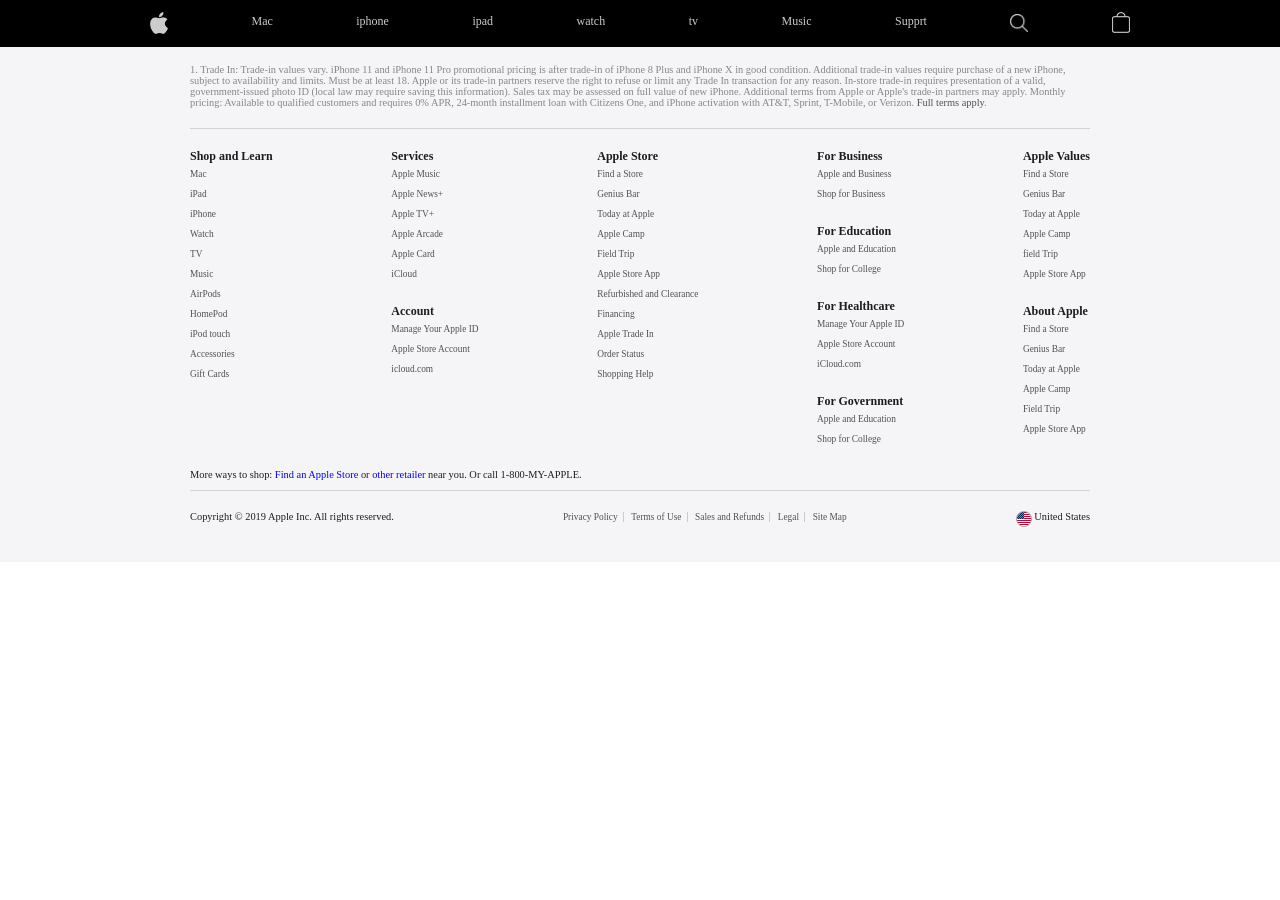
<file: Apple website/index.html>
<!doctype html>
<html lang="en">
  <head>
    <meta charset="UTF-8" />
    <meta name="viewport" content="width=device-width, initial-scale=1.0" />
    <title>Apple Website</title>
    <link rel="stylesheet" href="./CSS/styles.css" />
  </head>
  <body>
    <div class="outer-wrapper">
      <header class="header-wrapper">
        <div class="internal-wrapper">
          <div class="header-links-wrapper">
            <ul>
              <li class="logo-link">
                <a href="/"><img src="./images/icons/logo.png" alt="" /></a>
              </li>
              <li><a href="/mac">Mac</a></li>
              <li><a href="#">iphone</a></li>
              <li><a href="#">ipad</a></li>
              <li><a href="#">watch</a></li>
              <li><a href="#">tv</a></li>
              <li><a href="#">Music</a></li>
              <li><a href="#">Supprt</a></li>
              <li class="search-link">
                <a href="/search"
                  ><img src="./images/icons/search-icon.png" alt=""
                /></a>
              </li>
              <li class="cart-link">
                <a href="/cart"><img src="./images/icons/cart.png" alt="" /></a>
              </li>
            </ul>
          </div>

          <!-- <div id="logo-wrapper">
            - Display logo image here - Linked to the home page
          </div>

          <div class="links-wrapper">
            - Display alist of links here - Links them to the proper page
          </div>

          <div class="sreach-wrapper">
            - Display search icon image here - Link to the search page
          </div>

          <div class="cart-wrapper">
            - Display cart image here - Link to the cart page
          </div> -->
        </div>
      </header>

      <!-- <section class="main-highlight-wrapper">
        <div class="internal-wrapper">
          <div class="model"></div>

          <div class="product-title"></div>

          <div class="brief-description"></div>

          <div class="links-wrapper">
            - List of links - Linked to proper area
          </div>

          <div class="main-image-wrapper">- Display image</div>
        </div>
      </section>

      <section class="second-hightlight-wrapper">
        <div class="internal-wrapper">
          <div class="title-wraper"></div>

          <div class="description-wrapper"></div>

          <div class="price-wrapper"></div>

          <div class="main-image-wrapper">- Display image</div>
        </div>
      </section>

      <section class="third-highlight-wrapper">
        <div class="internal-wrapper">
          <div class="title-wraper"></div>

          <div class="description-wrapper"></div>

          <div class="price-wrapper"></div>

          <div class="main-image-wrapper">- Display image</div>
        </div>
      </section>

      <section class="fourth-heghlight-wrapper">
        <div class="left-side-wrapper">
          <div class="top-logo-wrapper">
            <div class="logo-wrapper"></div>

            <div class="series-wrapper"></div>
          </div>

          <div class="description-wraper"></div>

          <div class="Links-wrapper">- list of links</div>

          <div class="product-image-wrapper"></div>
        </div>
      </section>

      <section class="fifth-heghlight-wrapper">
        <div class="left-side-wrapper">
          <div class="top-logo-wrapper">
            <div class="logo-wrapper"></div>

            <div class="series-wrapper"></div>
          </div>

          <div class="description-wraper"></div>

          <div class="links-wrapper">- list of links</div>

          <div class="product-image-wrapper"></div>
        </div>

        <div class="right-side-wrapper">
          <div class="top-logo-wrapper">
            <div class="logo-wrapper"></div>

            <div class="series-wrapper"></div>
          </div>

          <div class="description-wraper"></div>

          <div class="links-wrapper">- list of links</div>

          <div class="product-image-wrapper"></div>
        </div>
      </section>

      <section class="sixth-heghlight-wrapper">
        <div class="left-side-wrapper">
          <div class="top-logo-wrapper">
            <div class="logo-wrapper"></div>

            <div class="series-wrapper"></div>
          </div>

          <div class="description-wraper"></div>

          <div class="links-wrapper">- list of links</div>

          <div class="product-image-wrapper"></div>

        </div>

        <div class="right-side-wrapper">
          <div class="top-logo-wrapper">
            <div class="logo-wrapper"></div>

            <div class="series-wrapper"></div>
          </div>

          <div class="description-wraper"></div>

          <div class="links-wrapper">- list of links</div>

          <div class="product-image-wrapper"></div>
        </div>
      </section> -->

      <footer class="footer-wrapper">
        <div class="footer-width">
          <div class="upper-text-container">
            1. Trade In: Trade-in values vary. iPhone 11 and iPhone 11 Pro
            promotional pricing is after trade-in of iPhone 8 Plus and iPhone X
            in good condition. Additional trade-in values require purchase of a
            new iPhone, subject to availability and limits. Must be at least 18.
            Apple or its trade-in partners reserve the right to refuse or limit
            any Trade In transaction for any reason. In-store trade-in requires
            presentation of a valid, government-issued photo ID (local law may
            require saving this information). Sales tax may be assessed on full
            value of new iPhone. Additional terms from Apple or Apple's trade-in
            partners may apply. Monthly pricing: Available to qualified
            customers and requires 0% APR, 24-month installment loan with
            Citizens One, and iPhone activation with AT&T, Sprint, T-Mobile, or
            Verizon.
            <a href="#"> Full terms apply</a>.
          </div>

          <div class="footer-links-wrapper">
            <div class="links-wrapper-1">
              <h3>Shop and Learn</h3>
              <ul>
                <li><a href="#">Mac</a></li>
                <li><a href="#">iPad</a></li>
                <li><a href="#">iPhone</a></li>
                <li><a href="#">Watch</a></li>
                <li><a href="#">TV</a></li>
                <li><a href="#">Music</a></li>
                <li><a href="#">AirPods</a></li>
                <li><a href="#">HomePod</a></li>
                <li><a href="#">iPod touch</a></li>
                <li><a href="#">Accessories</a></li>
                <li><a href="#">Gift Cards</a></li>
              </ul>
            </div>

            <div class="links-wrapper-2">
              <h3>Services</h3>
              <ul>
                <li><a href="#">Apple Music</a></li>
                <li><a href="#">Apple News+</a></li>
                <li><a href="#">Apple TV+</a></li>
                <li><a href="#">Apple Arcade</a></li>
                <li><a href="#">Apple Card</a></li>
                <li><a href="#">iCloud</a></li>
              </ul>
              <h3>Account</h3>
              <ul>
                <li><a href="#">Manage Your Apple ID</a></li>
                <li><a href="#">Apple Store Account</a></li>
                <li><a href="#">icloud.com</a></li>
              </ul>
            </div>

            <div class="links-wrapper-3">
              <h3>Apple Store</h3>
              <ul>
                <li><a href="#">Find a Store</a></li>
                <li><a href="#">Genius Bar</a></li>
                <li><a href="#">Today at Apple</a></li>
                <li><a href="#">Apple Camp</a></li>
                <li><a href="#">Field Trip</a></li>
                <li><a href="#">Apple Store App</a></li>
                <li><a href="#">Refurbished and Clearance</a></li>
                <li><a href="#">Financing</a></li>
                <li><a href="#">Apple Trade In</a></li>
                <li><a href="#">Order Status</a></li>
                <li><a href="#">Shopping Help</a></li>
              </ul>
            </div>

            <div class="links-wrapper-4">
              <h3>For Business</h3>
              <ul>
                <li><a href="#">Apple and Business</a></li>
                <li><a href="#">Shop for Business</a></li>
              </ul>
              <h3>For Education</h3>
              <ul>
                <li><a href="#">Apple and Education</a></li>
                <li><a href="#">Shop for College</a></li>
              </ul>
              <h3>For Healthcare</h3>
              <ul>
                <li><a href="#">Manage Your Apple ID</a></li>
                <li><a href="#">Apple Store Account</a></li>
                <li><a href="#">iCloud.com</a></li>
              </ul>
              <h3>For Government</h3>
              <ul>
                <li><a href="#">Apple and Education</a></li>
                <li><a href="#">Shop for College</a></li>
              </ul>
            </div>

            <div class="links-wrapper-5">
              <h3>Apple Values</h3>
              <ul>
                <li><a href="#">Find a Store</a></li>
                <li><a href="#">Genius Bar</a></li>
                <li><a href="#">Today at Apple</a></li>
                <li><a href="#">Apple Camp</a></li>
                <li><a href="#">field Trip</a></li>
                <li><a href="#">Apple Store App</a></li>
              </ul>
              <h3>About Apple</h3>
              <ul>
                <li><a href="#">Find a Store</a></li>
                <li><a href="#">Genius Bar</a></li>
                <li><a href="#">Today at Apple</a></li>
                <li><a href="#">Apple Camp</a></li>
                <li><a href="#">Field Trip</a></li>
                <li><a href="#">Apple Store App</a></li>
              </ul>
            </div>
          </div>

          <div class="my-apple-wrapper">
            More ways to shop:
            <a href="#">Find an Apple Store</a> or
            <a href="#">other retailer</a>
            near you. Or call 1-800-MY-APPLE.
          </div>
          <div class="copyright-wrapper">
            <div class="copyright">
              Copyright © 2019 Apple Inc. All rights reserved.
            </div>
            <div class="footer-links-terms">
              <ul>
                <li><a href="#">Privacy Policy</a></li>
                <li><a href="#">Terms of Use</a></li>
                <li><a href="#">Sales and Refunds</a></li>
                <li><a href="#">Legal</a></li>
                <li><a href="#">Site Map</a></li>
              </ul>
            </div>
            <div class="footer-country">
              <div class="flag-wrapper">
                <img src="images/icons/16.png" alt="US Flag" />
              </div>
              <div class="footer-country-name">United States</div>
            </div>
          </div>
        </div>
      </footer>
    </div>
  </body>
</html>
</file>
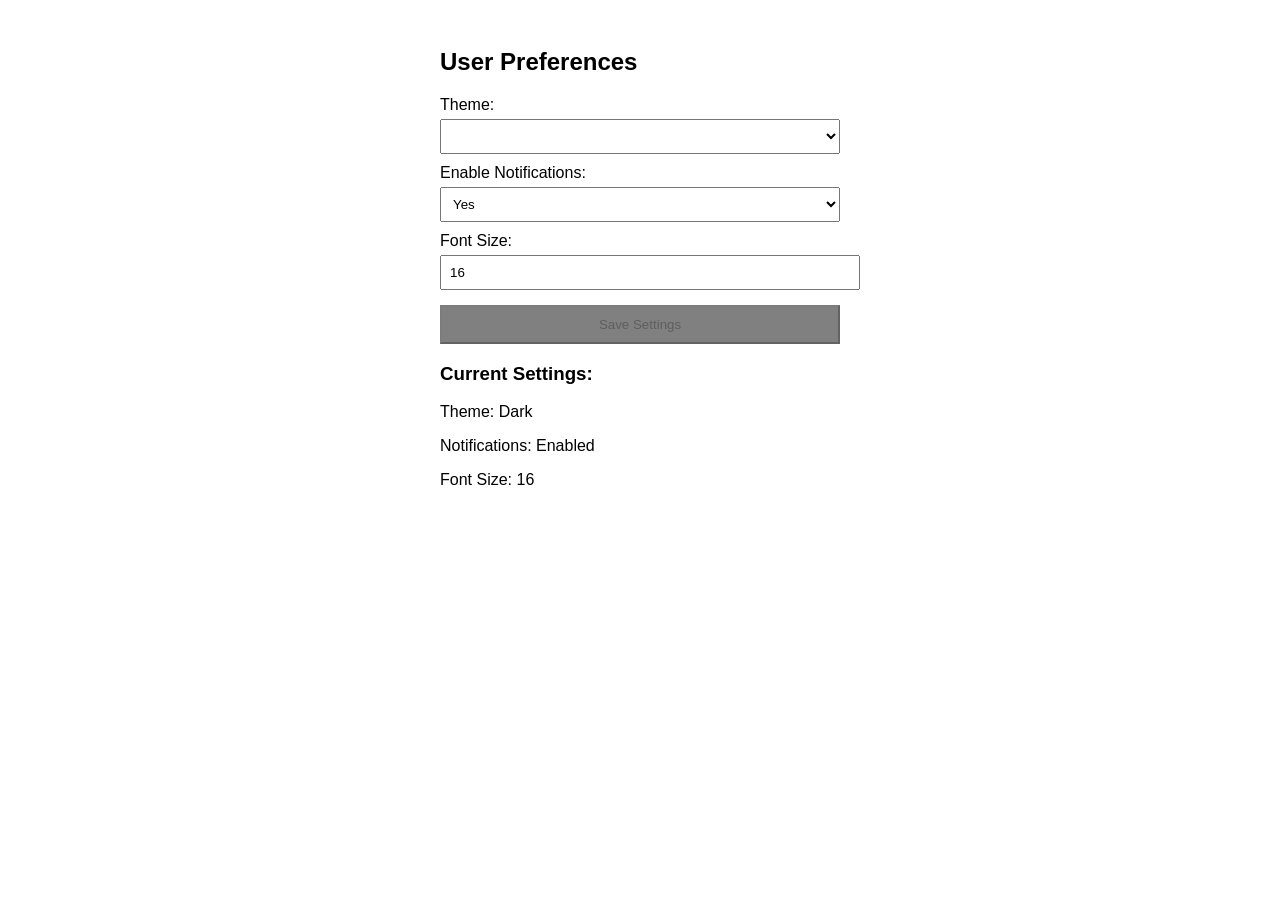
<file: JS/dom/index.html>
<!doctype html>
<html lang="en">
  <head>
    <meta charset="UTF-8" />
    <meta name="viewport" content="width=device-width, initial-scale=1.0" />
    <title>User Preferences Dashboard</title>
    <style>
      body {
        font-family: Arial, sans-serif;
        padding: 20px;
      }
      .container {
        max-width: 400px;
        margin: auto;
      }
      label {
        display: block;
        margin-top: 10px;
      }
      select,
      input {
        width: 100%;
        padding: 8px;
        margin-top: 5px;
      }
      button {
        margin-top: 15px;
        padding: 10px;
        width: 100%;
        cursor: pointer;
      }
      .disabled {
        background: gray;
        cursor: not-allowed;
      }
    </style>
  </head>
  <body>
    <div class="container">
      <h2>User Preferences</h2>

      <label for="theme">Theme:</label>
      <select id="theme">
        <option value="">Select a theme</option>
        <option value="dark">Dark</option>
        <option value="light">Light</option>
      </select>

      <label for="notifications">Enable Notifications:</label>
      <select id="notifications">
        <option value="">Select an option</option>
        <option value="true">Yes</option>
        <option value="false">No</option>
      </select>

      <label for="fontSize">Font Size:</label>
      <input type="number" id="fontSize" placeholder="Enter font size" />

      <button id="saveBtn" class="disabled" disabled>Save Settings</button>

      <h3>Current Settings:</h3>
      <p>Theme: <span id="currentTheme"></span></p>
      <p>Notifications: <span id="currentNotifications"></span></p>
      <p>Font Size: <span id="currentFontSize"></span></p>
    </div>

    <script>
      // select all controlled elements from the ui || html
      const themeSelect = document.getElementById("theme");
      const notificationsSelect = document.getElementById("notifications");
      const fontSizeInput = document.getElementById("fontSize");
      const saveBtn = document.getElementById("saveBtn");

      //default values

      const defaultValues = {
        theme: localStorage.getItem("theme") || "Dark",
        notification: localStorage.getItem("notification") || "true",
        fontSize: localStorage.getItem("fontSize") ?? "16",
      };

      themeSelect.value = defaultValues.theme;
      notificationsSelect.value = defaultValues.notification;
      fontSizeInput.value = defaultValues.fontSize;

      //get the ui elements to show the output
      const currentTheme = document.getElementById("currentTheme");
      const currentNotifications = document.getElementById(
        "currentNotifications",
      );
      const currentFontSize = document.getElementById("currentFontSize");

      currentTheme.textContent = defaultValues.theme;
      currentNotifications.textContent =
        defaultValues.notification === "true" ? "Enabled" : "Disabled";
      currentFontSize.textContent = defaultValues.fontSize;

      function checkForm() {
        const isDisabled =
          themeSelect.value && notificationsSelect.value && fontSizeInput.value
            ? false
            : true;
        console.log(isDisabled);

        if (isDisabled) {
          saveBtn.classList.add("disabled");
          saveBtn.disabled = true;
        } else {
          saveBtn.classList.remove("disabled");
          saveBtn.disabled = false;
        }
      }

      checkForm();
      themeSelect.addEventListener("change", checkForm);
      notificationsSelect.addEventListener("change", checkForm);
      fontSizeInput.addEventListener("input", checkForm);

      //

      saveBtn.addEventListener("click", () => {
        localStorage.setItem("theme", themeSelect.value);
        localStorage.setItem("notification", notificationsSelect.value);
        localStorage.setItem("fontSize", fontSizeInput.value);
        currentTheme.textContent = themeSelect.value;
        currentNotifications.textContent =
          notificationsSelect.value === "true" ? "Enabled" : "Disabled";
        currentFontSize.textContent = fontSizeInput.value;
      });
    </script>
  </body>
</html>
</file>
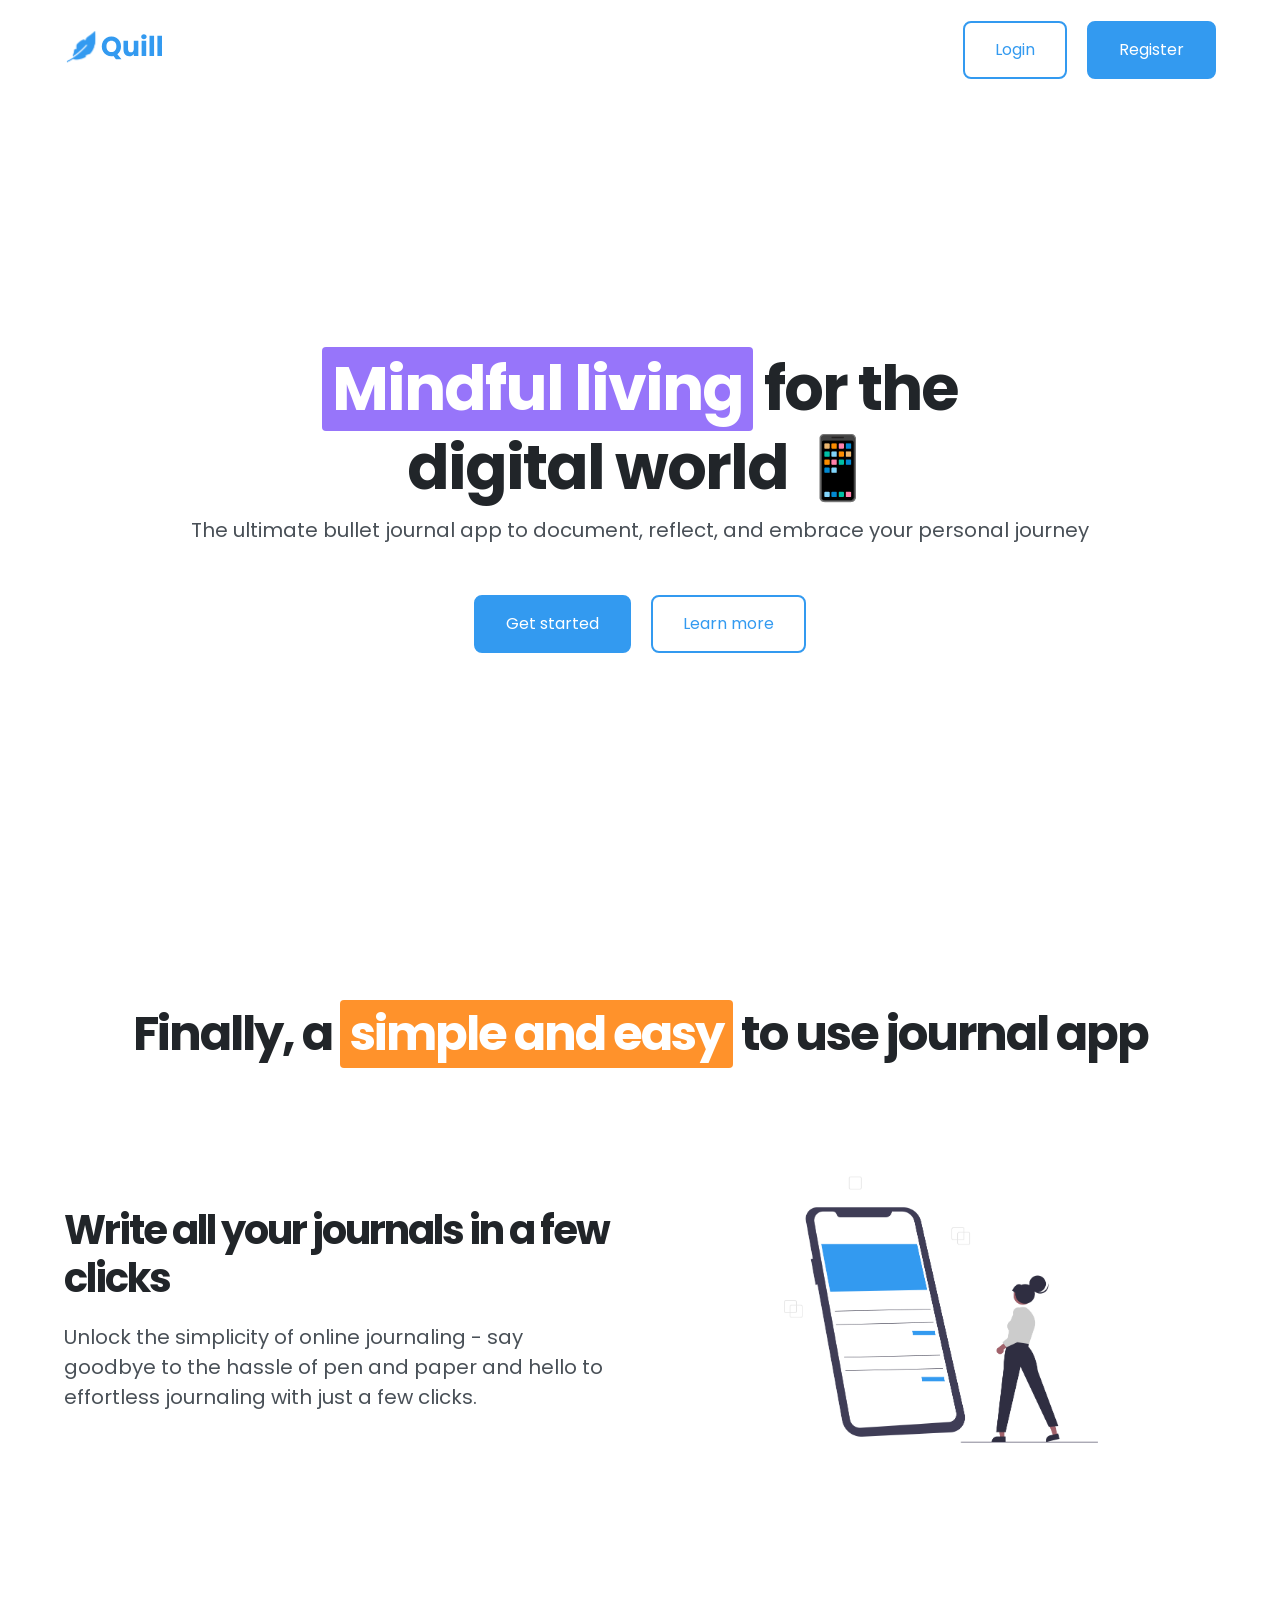
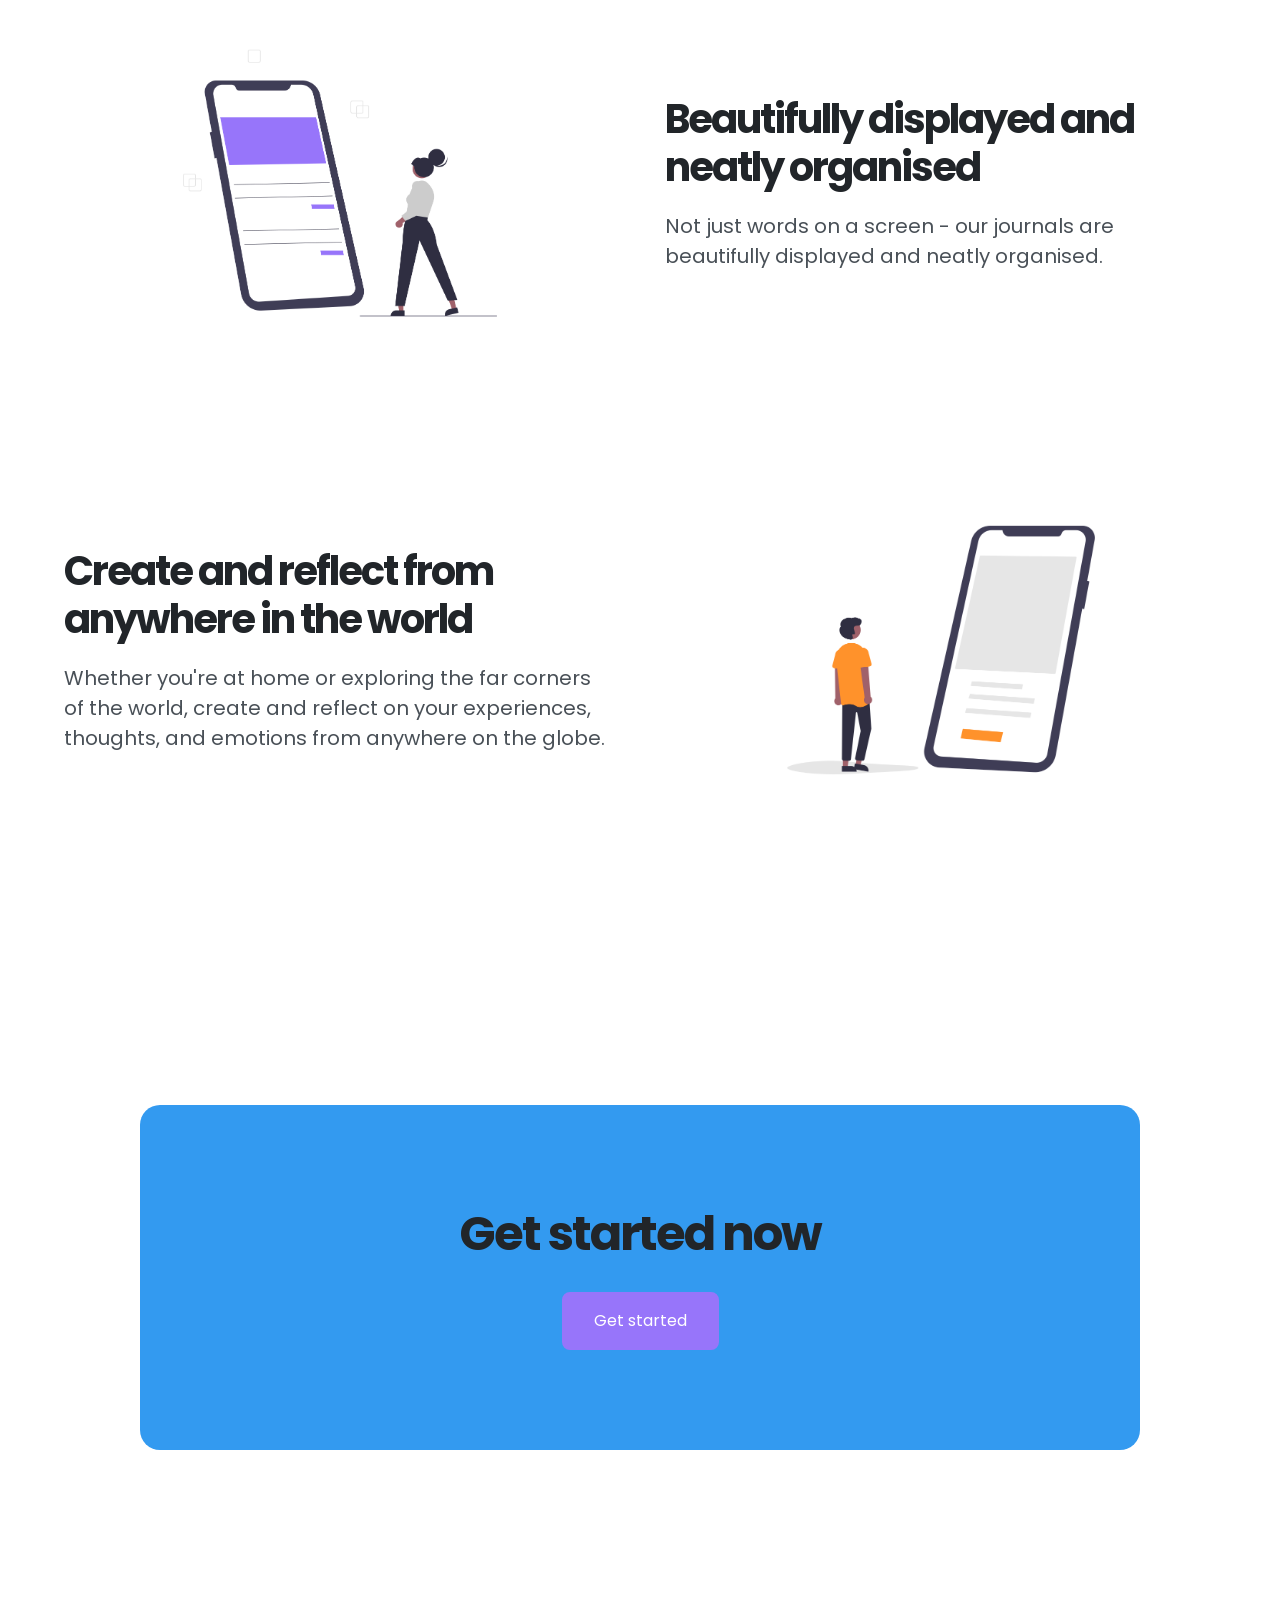
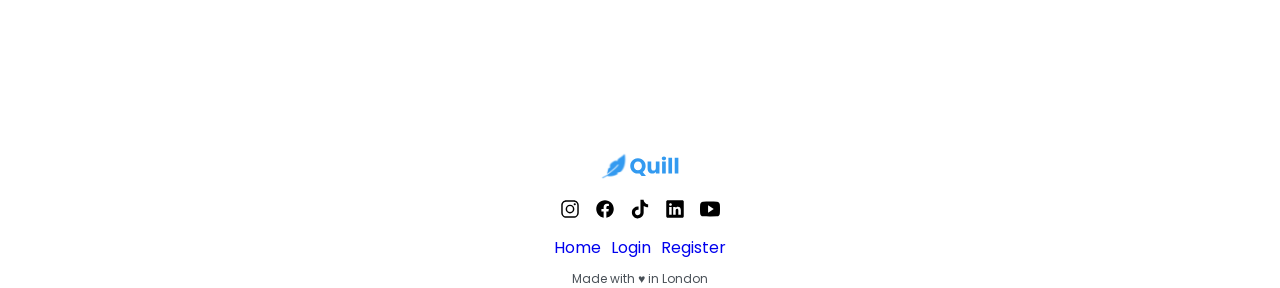
<file: CSS/Grid/drive-download-20260603T093006Z-3-001/index.html>
<!doctype html>
<html lang="en">
  <head>
    <meta charset="UTF-8" />
    <meta name="viewport" content="width=device-width, initial-scale=1.0" />
    <link rel="preconnect" href="https://fonts.googleapis.com" />
    <link rel="preconnect" href="https://fonts.gstatic.com" crossorigin />
    <link
      href="https://fonts.googleapis.com/css2?family=Poppins:wght@400;700&display=swap"
      rel="stylesheet"
    />
    <link rel="stylesheet" href="app.css" />
    <title>Quill</title>
  </head>
  <body>
    <div class="container">
      <header>
        <!-- NAVIGATION -->
        <nav class="navbar">
          <a href="index.html"
            ><img class="logo-md" src="images/quill.svg" alt="quill logo"
          /></a>
          <ul class="nav-btn-container">
            <li>
              <a class="btn btn-primary-outline" href="login.html">Login</a>
            </li>
            <li>
              <a class="btn btn-primary" href="register.html">Register</a>
            </li>
          </ul>
        </nav>

        <!-- HERO SECTION -->
        <section class="hero-section">
          <h1 class="hero-heading">
            <span class="highlight highlight-secondary">Mindful living</span>
            for the <br />
            digital world 📱
          </h1>
          <p class="hero-paragraph">
            The ultimate bullet journal app to document, reflect, and embrace
            your personal journey
          </p>
          <ul class="hero-btn-container">
            <li>
              <a class="btn btn-primary" href="register.html">Get started</a>
            </li>
            <li>
              <a class="btn btn-primary-outline" href="#features">Learn more</a>
            </li>
          </ul>
        </section>
      </header>

      <main>
        <!-- FEATURES SECTION -->
        <section class="features-section">
          <h2 class="features-main-heading">
            Finally, a
            <span class="highlight highlight-tertiary">simple and easy</span> to
            use journal app
          </h2>

          <div class="features-grid-container">
            <div>
              <h3 class="feature-headings">
                Write all your journals in a few clicks
              </h3>
              <p>
                Unlock the simplicity of online journaling - say goodbye to the
                hassle of pen and paper and hello to effortless journaling with
                just a few clicks.
              </p>
            </div>
            <img
              class="feature-img"
              src="images/features-1.png"
              alt="simple online journaling"
            />

            <div>
              <h3 class="feature-headings">
                Beautifully displayed and neatly organised
              </h3>
              <p>
                Not just words on a screen - our journals are beautifully
                displayed and neatly organised.
              </p>
            </div>
            <img
              class="feature-img feature-img-swap-order"
              src="images/features-2.png"
              alt="beautifully displayed jounrals"
            />

            <div>
              <h3 class="feature-headings">
                Create and reflect from anywhere in the world
              </h3>
              <p>
                Whether you're at home or exploring the far corners of the
                world, create and reflect on your experiences, thoughts, and
                emotions from anywhere on the globe.
              </p>
            </div>
            <img
              class="feature-img"
              src="images/features-3.png"
              alt="create jounrals anywhere"
            />
          </div>
        </section>

        <!-- CTA SECTION -->
        <section class="cta-section">
          <div class="cta-card">
            <h2 class="cta-heading">Get started now</h2>
            <a class="btn btn-secondary" href="register.html">Get started</a>
          </div>
        </section>
      </main>

      <!-- FOOTER -->
      <footer class="footer">
        <a href="index.html"
          ><img class="logo-sm" src="images/quill.svg" alt="quill logo"
        /></a>
        <ul class="social-icons-container">
          <li>
            <a href="https://www.instagram.com/"
              ><img
                class="social-icons"
                src="images/instagram.svg"
                alt="instagram logo"
            /></a>
          </li>
          <li>
            <a href="https://www.facebook.com/"
              ><img
                class="social-icons"
                src="images/facebook.svg"
                alt="facebook logo"
            /></a>
          </li>
          <li>
            <a href="https://www.tiktok.com/"
              ><img
                class="social-icons"
                src="images/tiktok.svg"
                alt="tiktok logo"
            /></a>
          </li>
          <li>
            <a href="https://www.linkedin.com/"
              ><img
                class="social-icons"
                src="images/linkedin.svg"
                alt="linkedin logo"
            /></a>
          </li>
          <li>
            <a href="https://www.youtube.com/"
              ><img
                class="social-icons"
                src="images/youtube.svg"
                alt="youtube logo"
            /></a>
          </li>
        </ul>
        <ul class="footer-links-container">
          <li><a href="index.html">Home</a></li>
          <li><a href="login.html">Login</a></li>
          <li><a href="register.html">Register</a></li>
        </ul>
        <p class="small-text">Made with ♥︎ in London</p>
      </footer>
    </div>
  </body>
</html>
</file>
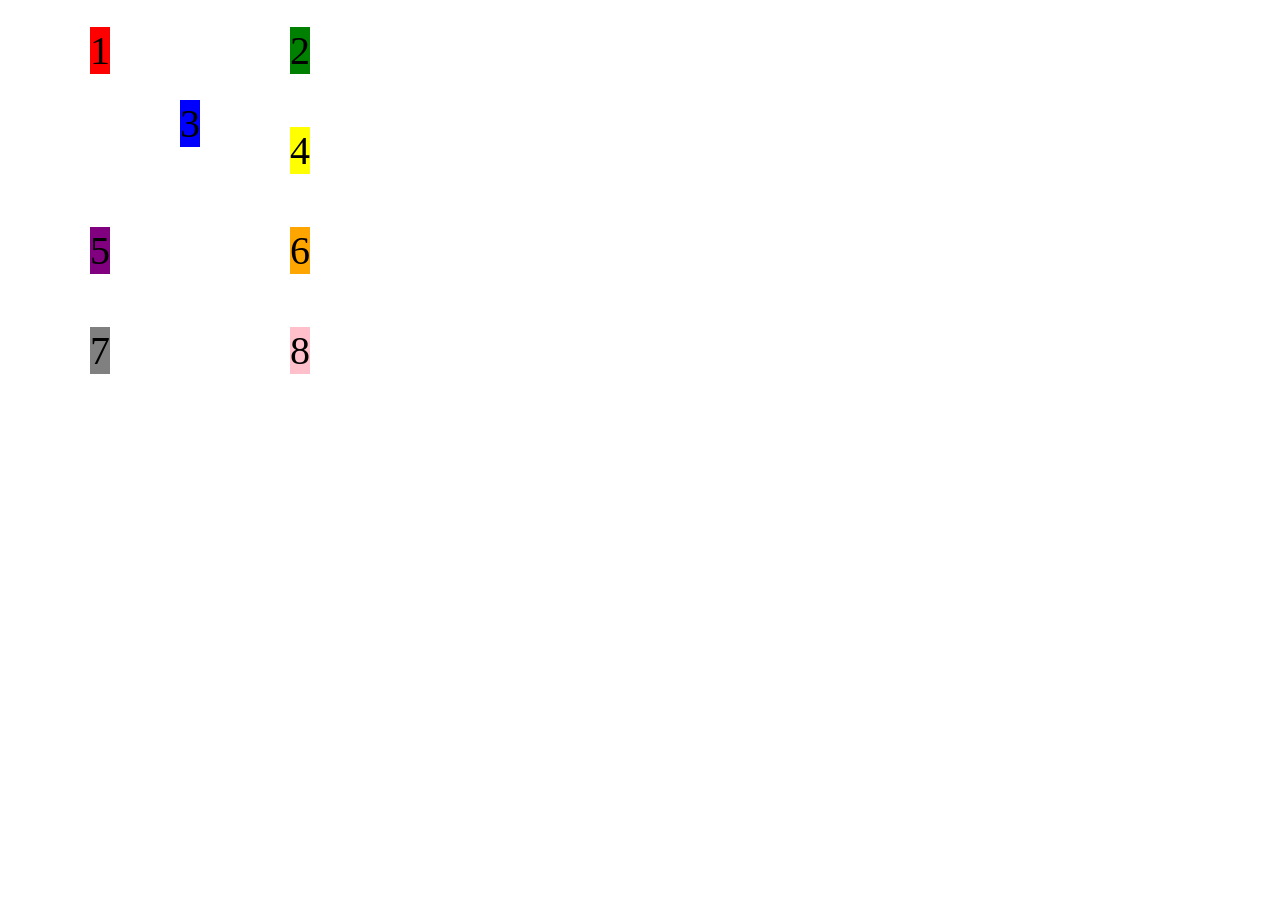
<file: CSS/Grid/infex.html>
<!doctype html>
<html lang="en">
  <head>
    <meta charset="UTF-8" />
    <meta name="viewport" content="width=device-width, initial-scale=1.0" />
    <link rel="stylesheet" href="app.css" />
    <title>Document</title>
  </head>
  <body>
    <div class="grid-container">
      <div class="grid-item-1">1</div>
      <div class="grid-item-2">2</div>
      <div class="grid-item-3">3</div>
      <div class="grid-item-4">4</div>
      <div class="grid-item-5">5</div>
      <div class="grid-item-6">6</div>
      <div class="grid-item-7">7</div>
      <div class="grid-item-8">8</div>
    </div>
  </body>
</html>
</file>
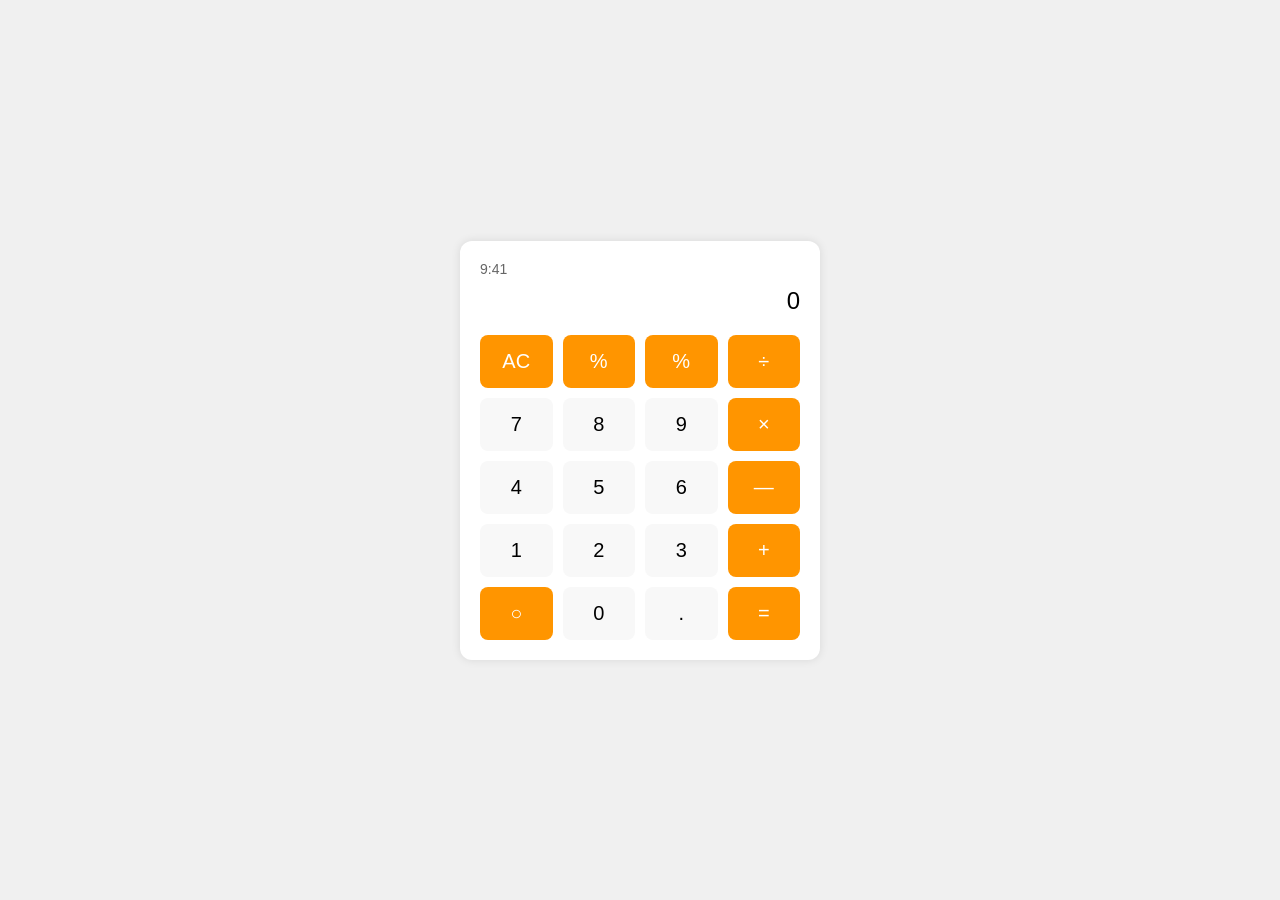
<file: JS/Basic Operators/calculatorApp.html>
<!DOCTYPE html>
<html lang="en">
  <head>
    <meta charset="UTF-8" />
    <meta name="viewport" content="width=device-width, initial-scale=1.0" />
    <title>Calculator</title>
    <style>
      body {
        display: flex;
        justify-content: center;
        align-items: center;
        height: 100vh;
        margin: 0;
        font-family: Arial, sans-serif;
        background-color: #f0f0f0;
      }

      .calculator {
        width: 320px;
        background: white;
        padding: 20px;
        border-radius: 12px;
        box-shadow: 0 0 10px rgba(0, 0, 0, 0.1);
      }

      .display {
        text-align: right;
        margin-bottom: 20px;
      }

      .time {
        text-align: left;
        font-size: 14px;
        color: #666;
        margin-bottom: 10px;
      }

      .calculation {
        font-size: 24px;
        margin-bottom: 8px;
        min-height: 28px;
      }

      .result {
        font-size: 32px;
        font-weight: bold;
      }

      .buttons {
        display: grid;
        grid-template-columns: repeat(4, 1fr);
        gap: 10px;
      }

      button {
        padding: 15px;
        font-size: 20px;
        border: none;
        border-radius: 8px;
        background: #f8f8f8;
        cursor: pointer;
      }

      button:active {
        background: #e0e0e0;
      }

      .operator {
        background: #ff9500;
        color: white;
      }
    </style>
  </head>
  <body>
    <div class="calculator">
      <div class="display">
        <div class="time">9:41</div>
        <div class="calculation" id="calculation">0</div>
        <div class="result" id="result"></div>
      </div>
      <div class="buttons">
        <button class="operator">AC</button>
        <button class="operator">%</button>
        <button class="operator">%</button>
        <button class="operator">÷</button>

        <button>7</button>
        <button>8</button>
        <button>9</button>
        <button class="operator">×</button>

        <button>4</button>
        <button>5</button>
        <button>6</button>
        <button class="operator">—</button>

        <button>1</button>
        <button>2</button>
        <button>3</button>
        <button class="operator">+</button>

        <button class="operator">○</button>
        <button>0</button>
        <button>.</button>
        <button class="operator">=</button>
      </div>
    </div>

    <script>
      let currentInput = "0";
      let firstOperand = null;
      let operator = null;
      let shouldResetScreen = false;

      const calculationDisplay = document.getElementById("calculation");
      const resultDisplay = document.getElementById("result");
      const time = document.querySelector(".time");
      setInterval(() => {
        time.textContent = new Date().toLocaleTimeString();
      }, 1000);
      document.querySelectorAll("button").forEach((button) => {
        button.addEventListener("click", function () {
          handleButton(button.textContent);
        });
      });
      const handleButton = (value) => {
        switch (value) {
          case "AC":
            clear();
            break;
          case "÷":
          case "×":
          case "-":
          case "+":
            handleOperator(value);
            break;
          case "=":
            calculate();
            break;

          default:
            handleNumber(value);
        }
      };
      const handleNumber = (value) => {
        currentInput = currentInput === "0" ? value : currentInput + value;
        calculationDisplay.textContent = firstOperand ? `${firstOperand} ${operator} ${currentInput}` : currentInput;
      };
      const calculate = () => {
        switch (operator) {
          case "÷":
            resultDisplay.textContent = firstOperand / currentInput;
            break;
          case "×":
            resultDisplay.textContent = firstOperand * currentInput;
            break;
          case "-":
            resultDisplay.textContent = firstOperand - currentInput;
            break;
          case "+":
            resultDisplay.textContent = Number(firstOperand) + Number(currentInput);
            break;
        }
      };
      const handleOperator = (value) => {
        // +
        if (operator) {
          calculate();
        }
        firstOperand = Number(currentInput);
        operator = value;
        calculationDisplay.textContent = ` ${firstOperand} ${operator}`;
        currentInput = "0";
      };
      const clear = () => {
        currentInput = "0";
        firstOperand = null;
        operator = null;
        calculationDisplay.textContent = "0";
        resultDisplay.textContent = "";
      };
    </script>
  </body>
</html>
</file>
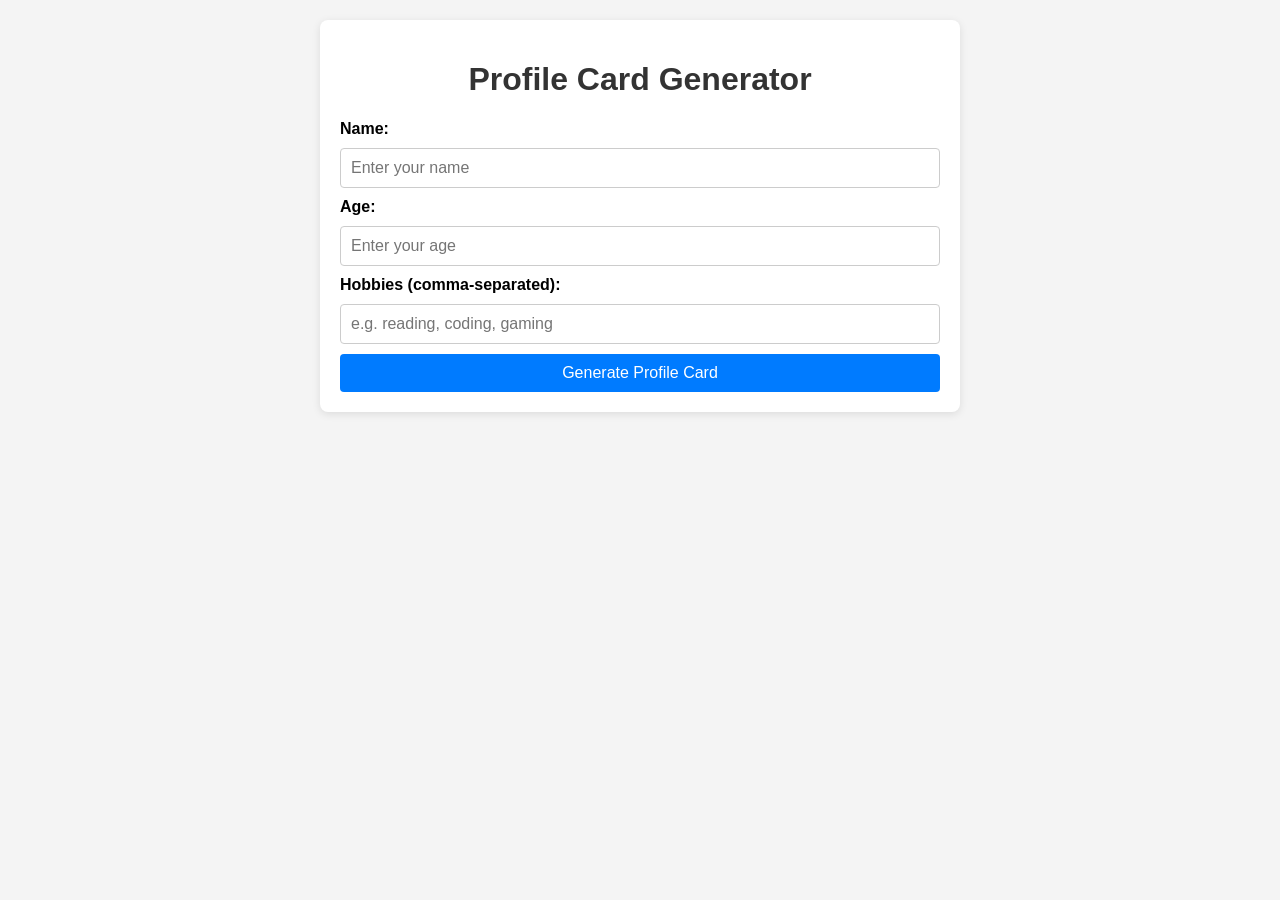
<file: JS/personal-profile-card/user.html>
<!DOCTYPE html>
<html lang="en">
  <head>
    <meta charset="UTF-8" />
    <meta name="viewport" content="width=device-width, initial-scale=1" />
    <title>Profile Card Generator</title>
    <style>
      body {
        font-family: "Arial", sans-serif;
        background: #f4f4f4;
        margin: 0;
        padding: 20px;
      }
      h1 {
        text-align: center;
        color: #333;
      }
      .container {
        max-width: 600px;
        margin: 0 auto;
        background: #fff;
        padding: 20px;
        border-radius: 8px;
        box-shadow: 0 2px 8px rgba(0, 0, 0, 0.1);
      }
      form {
        display: flex;
        flex-direction: column;
        gap: 10px;
      }
      label {
        font-weight: bold;
      }
      input {
        padding: 10px;
        font-size: 16px;
        border: 1px solid #ccc;
        border-radius: 4px;
      }
      button {
        padding: 10px;
        font-size: 16px;
        border: none;
        border-radius: 4px;
        background: #007bff;
        color: #fff;
        cursor: pointer;
      }
      button:hover {
        background: #0056b3;
      }
      .profile-card {
        margin-top: 20px;
        padding: 20px;
        background: #e9f5ff;
        border-radius: 8px;
        text-align: center;
      }
      .profile-card h2 {
        margin: 0;
        color: #007bff;
      }
      .profile-card ul {
        list-style: none;
        padding: 0;
      }
      .profile-card ul li {
        background: #fff;
        margin: 5px;
        padding: 5px 10px;
        border-radius: 4px;
        display: inline-block;
      }
    </style>
  </head>
  <body>
    <div class="container">
      <h1>Profile Card Generator</h1>
      
      <form id="profileForm">
        <label for="name">Name:</label>
        <input type="text" id="name" placeholder="Enter your name" required />

        <label for="age">Age:</label>
        <input type="number" id="age" placeholder="Enter your age" required />

        <label for="hobbies">Hobbies (comma-separated):</label>
        <input type="text" id="hobbies" placeholder="e.g. reading, coding, gaming" required />

        <button type="submit">Generate Profile Card</button>
      </form>

      <div id="profileCard" class="profile-card" style="display: none">
        <!-- Profile card content will appear here -->
      </div>
    </div>

    <script>
      document.getElementById("profileForm").addEventListener("submit", function (e) {
        e.preventDefault();

        // Collect user input values
        const name = document.getElementById("name").value.trim();
        const ageInput = document.getElementById("age").value.trim();
        const hobbiesInput = document.getElementById("hobbies").value.trim();

        // Explicitly convert age to a number
        const age = Number(ageInput);
        if (Number.isNaN(age)) {
          alert("Please enter a valid number for age.");
          return;
        }

        // Process hobbies: split on commas, trim spaces, and filter out empties
        //train,running,ps5,xbox series s , youtube , content creation ,programming , javascript
        //[train,running,ps5,xbox]
        const hobbies = hobbiesInput
          .split(",")
          .map((hobby) => hobby.trim())
          .filter((hobby) => hobby !== "");
        console.log(
          hobbies,
          hobbiesInput,
          hobbies.map((hobby) => `<li>${hobby}</li>`),
          hobbies.map((hobby) => `<li>${hobby}</li>`).join("")
        );
        // Create dynamic profile card content
        const profileCard = document.getElementById("profileCard");
        profileCard.style.display = "block";
        profileCard.innerHTML = ` 
        <h2>Hello, ${name}!</h2>
        <p>You are ${age} years young.</p>
        <h3>Your Hobbies:</h3>
        <ul>
          ${hobbies.map((hobby) => `<li>${hobby}</li>`).join("")}
        </ul>
        <p><em>${age < 18 ? "Keep dreaming big!" : "Keep conquering the world!"}</em></p>
      `;
      });
    </script>
  </body>
</html>
</file>
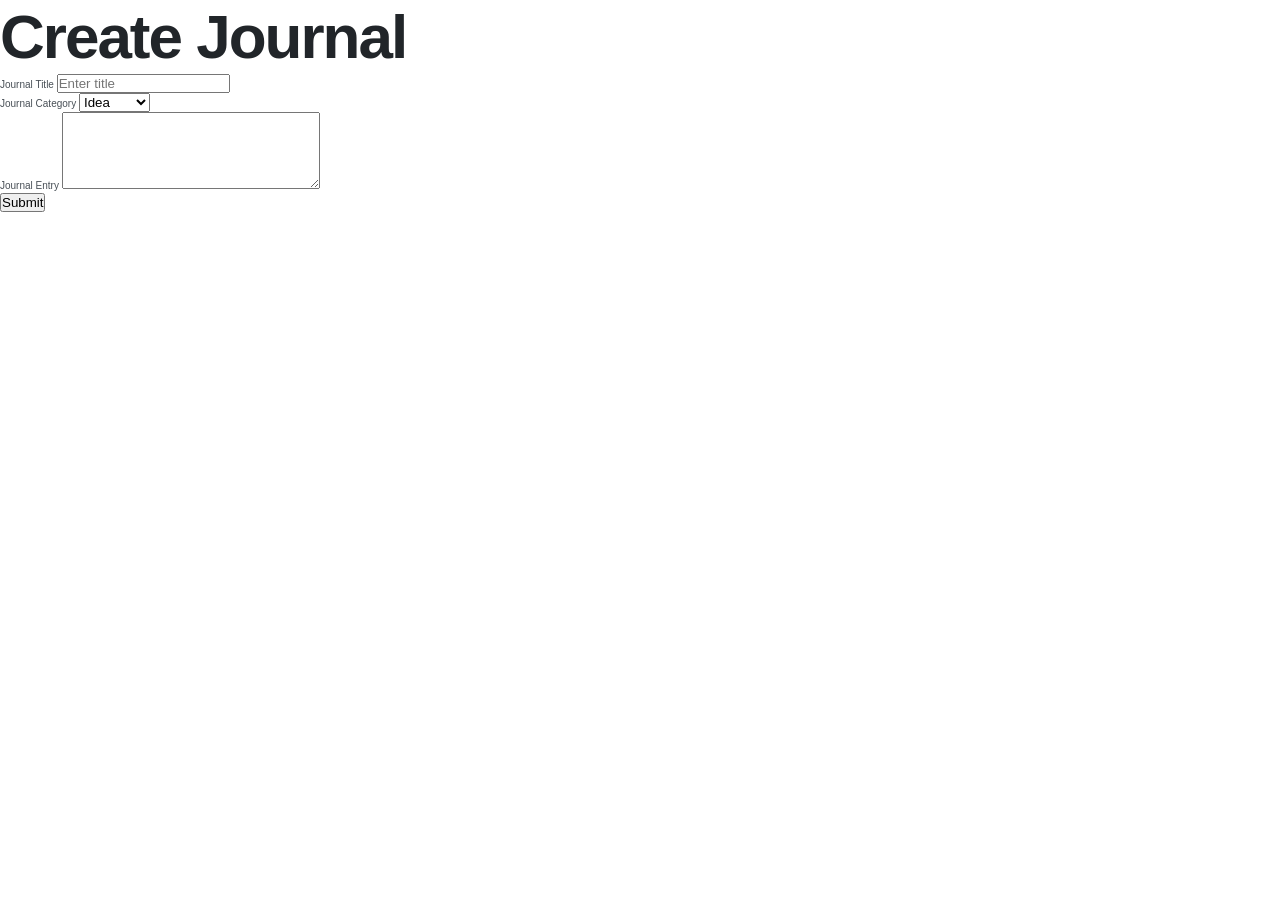
<file: CSS/Grid/drive-download-20260603T093006Z-3-001/create-journal.html>
<!DOCTYPE html>
<html lang="en">
<head>
    <meta charset="UTF-8">
    <meta name="viewport" content="width=device-width, initial-scale=1.0">
    <link rel="stylesheet" href="app.css">
    <title>Create Journal</title>
</head>
<body>
    <h1>Create Journal</h1>

    <form action="/api/v1/journals" method="post">

        <label for="main-title">Journal Title</label>
        <input id="main-title" type="text" name="title" placeholder="Enter title" minlength="3" required >

        <br>

        <label for="journal-category">Journal Category</label>
        <select id="journal-category" name="category" required>
            <option value="idea">Idea</option>
            <option value="note">Note</option>
            <option value="goal">Goal</option>
            <option value="habit">Habit</option>
            <option value="memory">Memory</option>
            <option value="mood">Mood</option>
            <option value="event">Event</option>
            <option value="task">Task</option>
        </select>

        <br>
        
        <label for="journal-entry">Journal Entry</label>
        <textarea id="journal-entry" name="entry" cols="30" rows="5" minlength="10" required></textarea>

        <br>
        
        <button type="submit">Submit</button>

    </form>


</body>
</html>
</file>
<file: Apple website/CSS/styles.css>
* {
  margin: 0;
  padding: 0;
}

img {
  max-width: 100%;
}

/* Header  Style */

.header-wrapper {
  background-color: black;
  color: white;
  font-weight: 200;
  font-size: 0.75em;
}

.header-wrapper ul {
  display: flex;
  justify-content: space-between;
}

.internal-wrapper {
  width: 980px;
  padding: 0 10 px;
  margin: 0 auto;
}

.header-wrapper .header-links-wrapper ul li a {
  color: white;
  text-decoration: none; /*to remove the underline*/
}

.header-wrapper ul {
  list-style: none; /* to remove the dots */
}

.header-wrapper .header-links-wrapper ul li {
  display: inline-block;
  padding: 14px 0 8px;
  height: 25px;
  opacity: 0.8;
}

.header-wrapper .header-links-wrapper ul li:hover {
  opacity: 1;
}

.logo-link,
.cart-link,
.search-link {
  width: 18px;
  display: block;
}

.header-wrapper .header-links-wrapper ul li.logo-link {
  padding: 12px 0 10px;
}

.header-wrapper .header-links-wrapper ul li.search-link {
  padding: 14px 0 8px;
}

.header-wrapper .header-links-wrapper ul li.cart-link {
  padding: 12px 0 10px;
}

/* footer style */

.footer-wrapper {
  background-color: #f5f5f7;
  color: #1d1d1f;
  font-size: 0.65em;
}

.footer-width {
  max-width: 900px;
  margin: auto;
}

.upper-text-container {
  border-bottom: 1px solid #d2d2d7;
  color: #86868b; /*text color*/
  padding: 17px 0 20px;
}

.upper-text-container a {
  text-decoration: none;
  color: #515154;
}
.upper-text-container a:hover {
  text-decoration: underline;
}

.footer-links-wrapper {
  display: flex;
  justify-content: space-between;
  padding-top: 20px;
}

.footer-wrapper ul {
  list-style: none;
  padding-bottom: 20px;
}

.footer-wrapper ul li {
  padding: 5px 0;
  font-size: 0.9em;
}

.footer-wrapper a {
  color: #515154;
  text-decoration: none;
}

.footer-wrapper a:hover {
  text-decoration: underline;
}

.footer-links-wrapper h3 {
  font-size: 12px;
  font-weight: 600;
}

.my-apple-wrapper {
  border-bottom: 1px solid #d2d2d7;
  padding-bottom: 10px;
  margin-bottom: 10px;
}

.my-apple-wrapper a {
    color: blue;
}

.copyright-wrapper {
  display: flex;
  justify-content: space-between;
  padding: 10px 0 20px;
}

.footer-links-terms ul li {
  display: inline-block;
  padding: 0 5px;
  border-right: 1px solid #ccc;
}

.footer-links-terms ul li:last-child {
  border-right: 0px;
}

.footer-links-terms ul li a {
  text-decoration: none;
  color: #515154;
}
.footer-links-terms ul li a:hover {
  text-decoration: underline;
}

/* .footer-country {
  display: inline-block;
} */

.flag-wrapper {
  display: inline-block;
  vertical-align: middle;
}

.footer-country-name {
  display: inline-block;
  vertical-align: top;
}
</file>
<file: CSS/Grid/drive-download-20260603T093006Z-3-001/app.css>
/* 

---------- TYPOGRAPHY ----------

FONT SIZES
12px / 16px / 20px / 24px / 32px / 40px / 48px / 62px

FONT WEIGHTS
400 / 700

LINE HEIGHTS
1.2 / 1.5

LETTER SPACING
0 / -2px

FONT FAMILY
Poppins

---------- COLORS ----------

PRIMARY
Base: #339af0 (Sky Blue)
Tint: #d0ebff (Arctic)
Shade: #1c7ed6 (Deep Sea)

SECONDARY
Base: #9775fa (Lavendar)
Tint: #e5dbff (Moonligh Iris)
Shade: #7048e8 (Velvet Night)

TERTIARY
Base: #ff922b (Pumpkin)
Tint: #ffe8cc (Dawn)
Shade: #f76707 (Lava)

GREY
Base: #495057 (Slate)
Tint: #f1f3f5 (Pebble)
Shade: #212529 (Graphite)
White: #ffffff (White)
Black: #000000 (Black)

---------- BORDER RADIUS ----------

4px / 8px / 20px

---------- SPACING SYSTEM ----------

5px / 10px / 15px / 20px / 25px / 30px / 40px / 50px / 60px / 70px / 80px / 90px / 100px / 125px / 150px / 200px / 250px / 300px / 400px / 500px

*/

/* ----------------------- GLOBAL STYLES ----------------------- */

:root {
    /* FONT SIZE */
    --text-sm: 1.2rem;
    --text-base: 1.6rem;
    --text-paragraph: 2rem;
    --text-h5: 2.4rem;
    --text-h4: 3.2rem;
    --text-h3: 4rem;
    --text-h2: 4.8rem;
    --text-h1: 6.2rem;

    /* FONT WEIGHT */
    --font-weight-normal: 400;
    --font-weight-bold: 700;

    /* LINE HEIGHTS */
    --line-height-tight: 1.2;
    --line-height-normal: 1.5;

    /* LETTER SPACING */
    --letter-spacing-tight: -2px;

    /* FONT FAMILY */
    --font-family: 'Poppins', sans-serif;

    /* COLORS */
    --primary-base: #339af0;
    --primary-tint: #d0ebff;
    --primary-shade: #1c7ed6;
    --secondary-base: #9775fa;
    --secondary-tint: #e5dbff;
    --secondary-shade: #7048e8;
    --tertiary-base: #ff922b;
    --tertiary-tint: #ffe8cc;
    --tertiary-shade: #f76707;
    --grey-base: #495057;
    --grey-tint: #f1f3f5;
    --grey-shade: #212529;
    --white: #ffffff;
    --black: #000000; 
    
    /* MISCELLANEOUS */
    --nav-height: 100px; /* Update the value in the flexbox topic */
}

* {
    box-sizing: border-box;
    margin: 0;
    padding: 0;
}

html {
   font-size: 62.5%; 
}

body {
    font-family: var(--font-family);
    font-weight: var(--font-weight-normal);
    line-height: var(--line-height-normal);
    color: var(--grey-base);
}

.container {
    max-width: 1200px;
    width: 90%;
    margin: 0 auto;
}

h1, h2, h3, h4, h5 {
    font-weight: var(--font-weight-bold);
    line-height: var(--line-height-tight);
    letter-spacing: var(--letter-spacing-tight);
    color: var(--grey-shade);
}

h1 {
    font-size: var(--text-h1);
}

h2 {
    font-size: var(--text-h2);
}

h3 {
    font-size: var(--text-h3);
}

h4 {
    font-size: var(--text-h4);
}

h5 {
    font-size: var(--text-h5);
}

p {
    font-size: var(--text-paragraph);
}

a {
    text-decoration: none;
    font-size: var(--text-base);
    display: inline-block;
}

ul {
    list-style: none;
}

span {
    display: inline-block;
}

.small-text {
    font-size: var(--text-sm);
}

/* ----------------------- COMPONENTS ----------------------- */

.btn {
    font-size: var(--text-base);
    text-decoration: none;
    padding: 1.5rem 3rem;
    border-radius: 8px;
}

.btn-primary:link, .btn-primary:visited {
    color: var(--white);
    background-color: var(--primary-base);
    border: 2px solid var(--primary-base);
}

.btn-primary:hover, .btn-primary:active {
    color: var(--white);
    background-color: var(--primary-shade);
    border: 2px solid var(--primary-shade);
}

.btn-primary-outline:link, .btn-primary-outline:visited {
    color: var(--primary-base);
    background-color: var(--white);
    border: 2px solid var(--primary-base);
}

.btn-primary-outline:hover, .btn-primary-outline:active {
    color: var(--primary-shade);
    background-color: var(--white);
    border: 2px solid var(--primary-shade);
}

.btn-secondary:link, .btn-secondary:visited {
    color: var(--white);
    background-color: var(--secondary-base);
    border: 2px solid var(--secondary-base);
}

.btn-secondary:hover, .btn-secondary:active {
    color: var(--white);
    background-color: var(--secondary-shade);
    border: 2px solid var(--secondary-shade);
}

.highlight {
    color: var(--white);
    padding: 0.5rem 1rem;
    border-radius: 4px;
}

.highlight-primary {
    background-color: var(--primary-base);
}

.highlight-secondary {
    background-color: var(--secondary-base);
}

.highlight-tertiary {
    background-color: var(--tertiary-base);
}

.logo-md {
    width: 100px;
}

.logo-sm {
    width: 80px;
}

/* ----------------------- SECTIONS ----------------------- */

/* ------ NAVBAR ------ */

.navbar {
    height: var(--nav-height);
    display: flex;
    justify-content: space-between;
    align-items: center;
}

.nav-btn-container {
    display: flex;
    gap: 2rem;
}

/* ------ HERO SECTION ------ */

.hero-section {
    height: calc(100vh - var(--nav-height));
    min-height: 400px;
    margin-bottom: 10rem;
    display: flex;
    flex-direction: column;
    justify-content: center;
    align-items: center;
}

.hero-heading {
    margin-bottom: 1rem;
    text-align: center;
}

.hero-paragraph {
    margin-bottom: 5rem;
}

.hero-btn-container {
    display: flex;
    gap: 2rem;
}

/* ------ FEATURES SECTION ------ */

.features-section {
    margin-bottom: 30rem;
}

.features-main-heading {
    text-align: center;
    margin-bottom: 8rem;
}

.features-grid-container{
    display: grid;
    grid-template-columns: 1fr 1fr;
    row-gap: 15rem;
    column-gap: 5rem;
    justify-items: center;
    align-items: center;
}

.feature-img-swap-order{
    grid-row: 2 / 3;
    grid-column: 1 / 2;
}

.feature-headings {
    margin-bottom: 2rem;
}

.feature-img {
    max-width: 400px;
    width: 100%;
}

/* ------ CTA SECTION ------ */

.cta-section {
    margin-bottom: 30rem;
    display: flex;
    justify-content: center;
}

.cta-card {
    text-align: center;
    background-color: var(--primary-base);
    max-width: 1000px;
    width: 100%;
    padding: 10rem 20rem;
    border-radius: 20px;
}

.cta-heading {
    margin-bottom: 3rem;
}

/* ------ FOOTER ------ */

.footer {
    display: flex;
    flex-direction: column;
    align-items: center;
    gap: 1rem;
}

.social-icons-container {
    display: flex;
    gap: 1.5rem;
}

.footer-links-container {
    display: flex;
    gap: 1rem;
}

.social-icons {
    width: 20px;
}
</file>
<file: CSS/Grid/app.css>
* {
  margin: 0;
  padding: 0;
}

.grid-container {
  font-size: 40px;
  display: grid;
  grid-template-columns: 200px 200px;
  height: 400px;
  justify-items: center;
  align-items: center;
}

.grid-item-1 {
  background-color: red;
}

.grid-item-2 {
  background-color: green;
}
.grid-item-3 {
  background-color: blue;
  justify-self: end;
  align-self: start;
}
.grid-item-4 {
  background-color: yellow;
}
.grid-item-5 {
  background-color: purple;
  /* grid-row: 3 / span 2; */
}
.grid-item-6 {
  background-color: orange;
  /* grid-row: 1/2;
  grid-column: 2/3; */
}
.grid-item-7 {
  background-color: grey;
}
.grid-item-8 {
  background-color: pink;
}
</file>
